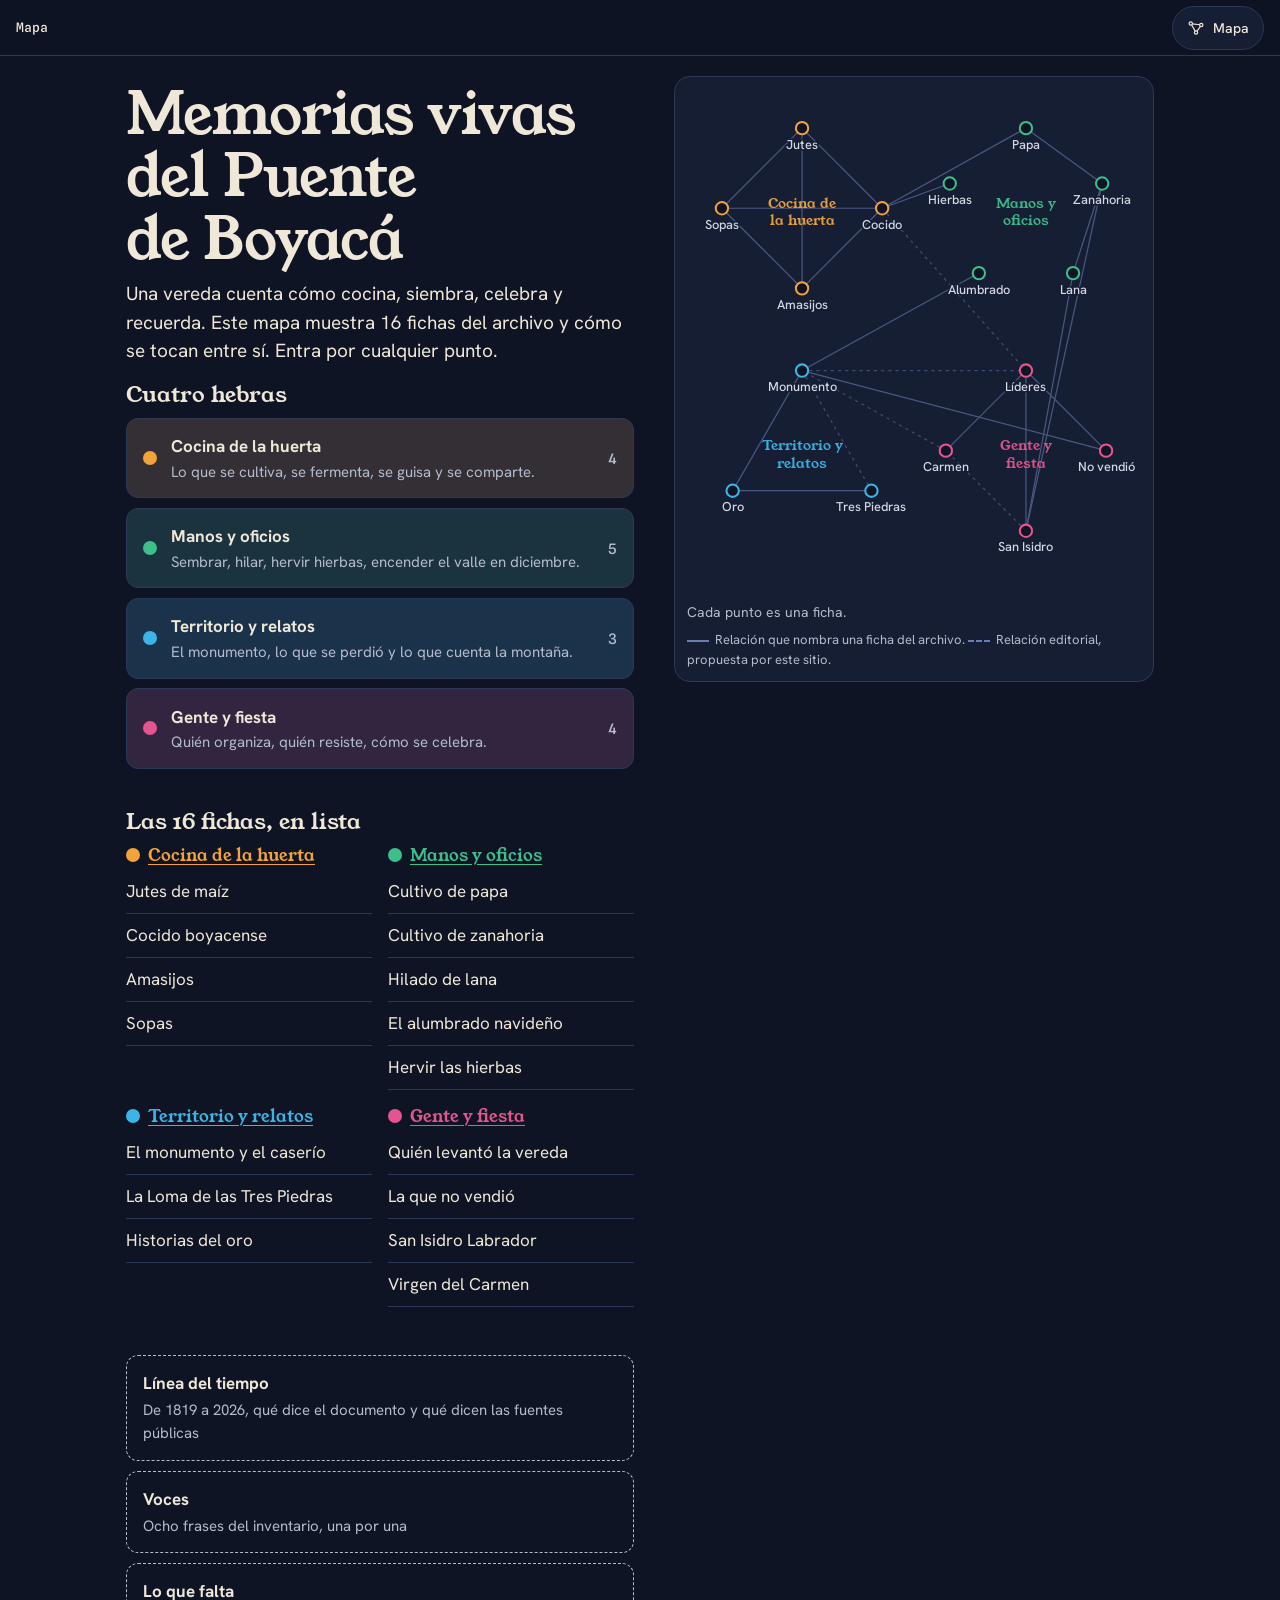
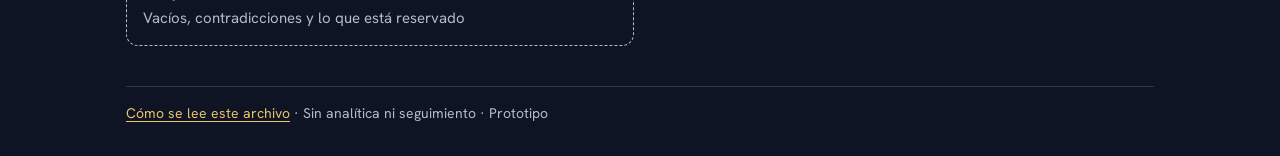
<file: index.html>
<!doctype html>
<html lang="es">
<head>
<meta charset="utf-8">
<meta name="viewport" content="width=device-width, initial-scale=1">
<title>Memorias vivas del Puente de Boyacá</title>
<meta name="description" content="Archivo navegable de saberes, oficios, fiestas y relatos de la vereda Puente de Boyacá. Prototipo.">
<meta name="theme-color" content="#0E1424">
<link rel="preconnect" href="https://fonts.googleapis.com">
<link rel="preconnect" href="https://fonts.gstatic.com" crossorigin>
<link href="https://fonts.googleapis.com/css2?family=Hanken+Grotesk:wght@400;500;700&family=Spline+Sans+Mono:wght@400;500&family=Young+Serif&display=swap" rel="stylesheet">
<link rel="stylesheet" href="site.css">
</head>
<body>
<a class="skip" href="#app">Saltar al contenido</a>
<header class="top">
  <nav id="crumbs" class="crumbs" aria-label="Ruta"></nav>
  <button id="mapBtn" class="mapbtn" type="button" aria-haspopup="dialog">
    <svg viewBox="0 0 24 24" width="18" height="18" aria-hidden="true"><g fill="none" stroke="currentColor" stroke-width="1.6"><circle cx="5" cy="6" r="2.2"/><circle cx="19" cy="8" r="2.2"/><circle cx="12" cy="18" r="2.2"/><path d="M7 6.5l10 1.2M6.3 8l4.7 8.2M17.8 10l-4.6 6.4"/></g></svg>
    Mapa
  </button>
</header>
<dialog id="mapPanel" class="panel" aria-label="Mapa de fichas">
  <div class="panel-h"><strong>Mapa de fichas</strong><button id="mapClose" class="btn" type="button">Cerrar</button></div>
  <div id="mapPanelBody"></div>
</dialog>
<main id="app"><noscript><p style="padding:2rem">Este archivo necesita JavaScript para navegar entre fichas.</p></noscript></main>
<script src="data.js"></script>
<script src="site.js"></script>
</body>
</html>
</file>
<file: site.css>
:root{
  --ink:#0E1424; --surf:#161E34; --surf2:#1D2742; --line:#2C3858;
  --text:#EFE8D8; --mut:#B4BBCC; --gold:#E9C46A;
  --cocina:#F2A33A; --oficios:#3DBE8B; --territorio:#3BB5E8; --comunidad:#E4558F;
  --disp:"Young Serif",Georgia,serif; --body:"Hanken Grotesk",system-ui,sans-serif; --mono:"Spline Sans Mono",ui-monospace,monospace;
  --ease:cubic-bezier(.16,1,.3,1);
}
*{box-sizing:border-box}
html{-webkit-text-size-adjust:100%}
body{margin:0;background:var(--ink);color:var(--text);font:400 1.0625rem/1.55 var(--body);min-height:100vh}
::selection{background:var(--gold);color:var(--ink)}
a{color:var(--gold);text-underline-offset:.2em}
a:focus-visible,button:focus-visible,summary:focus-visible,input:focus-visible{outline:3px solid var(--gold);outline-offset:3px;border-radius:4px}
.skip{position:absolute;left:-999px;top:0;background:var(--gold);color:var(--ink);padding:.6rem 1rem;z-index:20}
.skip:focus{left:.5rem;top:.5rem}
.sr{position:absolute;width:1px;height:1px;overflow:hidden;clip:rect(0 0 0 0)}
/* top bar */
.top{position:sticky;top:0;z-index:10;display:flex;align-items:center;justify-content:space-between;gap:.75rem;padding:.35rem 1rem;background:rgba(14,20,36,.94);border-bottom:1px solid var(--line);backdrop-filter:blur(8px)}
.crumbs{display:flex;flex-wrap:wrap;align-items:center;gap:.4rem;font:500 .8125rem/1.2 var(--mono);min-height:44px;color:var(--mut)}
.crumbs a{color:var(--mut);text-decoration:none;padding:.7rem .1rem}
.crumbs a:hover{color:var(--text);text-decoration:underline}
.crumbs [aria-current]{color:var(--text)}
.sep{opacity:.5}
.mapbtn{display:inline-flex;align-items:center;gap:.45rem;min-height:44px;padding:0 .9rem;border:1px solid var(--line);background:var(--surf);color:var(--text);border-radius:999px;font:500 .875rem var(--body);cursor:pointer}
.mapbtn:hover{border-color:var(--gold)}
.panel{width:min(100vw - 1rem,520px);max-height:92vh;margin:0 auto 0;inset:auto 0 0 0;border:1px solid var(--line);border-bottom:0;border-radius:18px 18px 0 0;background:var(--surf);color:var(--text);padding:1rem;position:fixed;overflow:auto}
.panel-h{display:flex;justify-content:space-between;align-items:center;margin-bottom:.5rem}
/* typography */
.display{font:400 clamp(2rem,6.2vw,3.2rem)/1.08 var(--disp);letter-spacing:-.015em;margin:0 0 .6rem;text-wrap:balance}
h2{font:700 1.0625rem/1.3 var(--body);margin:0 0 .35rem}
.lede{font-size:1.1875rem;line-height:1.5;color:var(--text);margin:0 0 1rem;max-width:60ch;text-wrap:pretty}
p{margin:0 0 .75rem;max-width:68ch}
.pg{font:400 .8125rem/1.3 var(--mono);color:var(--mut)}
.src{font:400 .8125rem/1.4 var(--mono);color:var(--mut)}
/* layout */
#app{max-width:1060px;margin:0 auto;padding:1.25rem 1rem 2rem}
.ph-head{--c:var(--gold);background:var(--c);color:var(--ink);margin:-1.25rem -1rem 0;padding:1.6rem 1rem 1.4rem;border-radius:0 0 24px 24px}
.ph-head .lede{color:var(--ink)}
.ph-head .pg,.ph-head .src{color:#1c2438}
.ph-head .chip{border-color:var(--ink);color:var(--ink);font-weight:500}
@media(min-width:1060px){.ph-head{margin:0;border-radius:24px;padding:2.2rem 2rem 2rem}}
h1:focus{outline:none}
.band{display:none}
.cols{display:grid;gap:1.5rem;margin-top:1rem}
.main>*{margin-bottom:1.25rem}
.main.solo{max-width:680px}
.minimap{background:var(--surf);border:1px solid var(--line);border-radius:14px;padding:.75rem;align-self:start}
.minimap .meshmap{width:100%;height:auto;max-height:340px}
.map-note{font-size:.875rem;color:var(--mut);margin:.4rem 0 0}
@media(min-width:880px){.cols{grid-template-columns:minmax(0,1fr) 340px}.minimap{position:sticky;top:76px}}
/* status */
.status{display:flex;flex-wrap:wrap;gap:.6rem;align-items:center;margin:0}
.chip{font:500 .75rem var(--mono);letter-spacing:.02em;padding:.2rem .6rem;border:1px solid var(--gold);color:var(--gold);border-radius:999px}
/* content blocks */
.block p:not(.pg){margin-bottom:.3rem}
.quote{margin:0 0 1.25rem;padding:1rem 1.1rem;background:var(--surf2);border-radius:12px}
.quote blockquote{margin:0 0 .5rem;font:400 1.25rem/1.4 var(--disp);color:var(--text)}
.quote figcaption{font:400 .8125rem var(--mono);color:var(--mut)}
.ph{margin:0}
.ph-frame{aspect-ratio:16/9;max-height:210px;width:100%;display:grid;place-items:center;border:1.5px dashed var(--mut);border-radius:10px;color:var(--mut);font:500 .8125rem var(--mono);background:repeating-linear-gradient(135deg,transparent 0 12px,rgba(180,187,204,.06) 12px 24px)}
.ph figcaption{font-size:.875rem;color:var(--mut);margin-top:.5rem}
.ph figcaption strong{color:var(--text);font-weight:500}
/* artifacts */
.artifact{background:var(--surf);border:1px solid var(--line);border-radius:14px;padding:1rem 1.1rem}
.art-h{font:400 1.25rem/1.2 var(--disp);margin:0 0 .75rem}
.step-k{font:700 1.0625rem var(--body);margin:.25rem 0 .25rem}
.step-t{font-size:1.125rem;min-height:3.2em;margin-bottom:.35rem}
.step-dots{display:flex;gap:6px;margin-bottom:.5rem}
.sd{flex:1;height:5px;border-radius:3px;background:var(--line);transition:background .3s var(--ease)}
.btnrow{display:flex;gap:.6rem;margin-top:.75rem;flex-wrap:wrap}
.btn{min-height:44px;padding:0 1.1rem;border-radius:10px;border:1px solid var(--line);background:var(--surf2);color:var(--text);font:500 .9375rem var(--body);cursor:pointer}
.btn:hover:not(:disabled){border-color:var(--gold)}
.btn:disabled{opacity:.4;cursor:default}
.btn.primary{background:var(--gold);color:var(--ink);border-color:var(--gold);font-weight:700}
.tabs{display:inline-flex;border:1px solid var(--line);border-radius:10px;overflow:hidden;margin-bottom:.75rem}
.tabs button{min-height:44px;padding:0 1.2rem;background:transparent;color:var(--mut);border:0;font:500 .9375rem var(--body);cursor:pointer}
.tabs button[aria-selected=true]{background:var(--gold);color:var(--ink);font-weight:700}
.tg-list{margin:0;padding-left:1.1rem}.tg-list li{margin-bottom:.4rem}
.tension{background:rgba(233,196,106,.08);border:1px solid var(--gold);border-radius:12px;padding:.9rem 1.1rem}
.think{padding:.25rem 0}
.think h2{color:var(--gold)}
.think p:first-of-type{font:400 1.25rem/1.4 var(--disp)}
.gaps{border:1px solid var(--line);border-radius:12px;padding:0 1rem}
.gaps summary{min-height:48px;display:flex;align-items:center;cursor:pointer;font-weight:700}
.gaps ul{margin:0 0 .75rem;padding-left:1.1rem}.gaps li{margin-bottom:.4rem}
.more-body{padding-bottom:.5rem}.more-body>*{margin-bottom:1rem}
.pubs{margin:0;padding-left:1.1rem}
/* doors */
.doors h2,.hebras h2{font:400 1.375rem/1.2 var(--disp);margin-bottom:.6rem}
.doors ul,.hebras ul{list-style:none;margin:0;padding:0;display:grid;gap:.6rem}
.door,.hebra{display:flex;gap:.9rem;align-items:center;padding:.9rem 1rem;min-height:64px;background:var(--surf);border:1px solid var(--line);border-radius:12px;color:var(--text);text-decoration:none;transition:border-color .25s var(--ease),background .25s var(--ease),transform .25s var(--ease)}
.door,.hebra,.pill{--c:var(--gold);background:color-mix(in srgb,var(--c) 13%,var(--surf))}
.door:hover,.hebra:hover,.pill:hover{border-color:var(--c);background:color-mix(in srgb,var(--c) 24%,var(--surf))}
.extra:hover{border-color:var(--gold);background:var(--surf2)}
.door:active,.hebra:active{transform:scale(.99)}
.door-b{display:flex;flex-direction:column;gap:.15rem;flex:1;min-width:0}
.door-b strong{font-weight:700}
.door-s{font-size:.9375rem;color:var(--mut);line-height:1.4}
.arrow{color:var(--gold);font-size:1.25rem}
.count{font:500 .9rem var(--mono);color:var(--mut)}
.dot{width:14px;height:14px;border-radius:50%;flex:none}
.doorsrow{margin-top:.5rem;max-width:760px}
.pills{display:flex;flex-wrap:wrap;gap:.5rem}
.pill{display:inline-flex;align-items:center;gap:.5rem;min-height:44px;padding:0 1rem;border:1px solid var(--line);border-radius:999px;color:var(--text);text-decoration:none;font-size:.9375rem}
.pill:hover{border-color:var(--gold)}
/* home */
.home-intro{padding-top:.5rem;max-width:760px}
.home-intro .display{font-size:clamp(2.3rem,7vw,3.6rem)}
.home-map{background:var(--surf);border:1px solid var(--line);border-radius:16px;padding:.5rem .75rem .75rem;margin:.5rem 0 1.5rem;max-width:560px}
.home-map .meshmap{width:100%;height:auto}
.extras{display:grid;gap:.6rem;margin-top:1.5rem;max-width:760px}
.extra{display:flex;flex-direction:column;gap:.15rem;padding:.9rem 1rem;min-height:64px;border:1px dashed var(--mut);border-radius:12px;text-decoration:none;color:var(--text)}
.extra span{font-size:.9375rem;color:var(--mut)}
.hebras{max-width:760px}
@media(min-width:900px){.home-wrap{display:grid}}
@media(min-width:960px){body[data-page=home] #app{display:grid;grid-template-columns:minmax(0,1fr) 480px;column-gap:2.5rem;align-items:start}
 body[data-page=home] .home-intro{grid-column:1}
 body[data-page=home] .home-map{grid-column:2;grid-row:1 / span 3;margin-top:0}
 body[data-page=home] .hebras,body[data-page=home] .extras{grid-column:1}
 body[data-page=home] .foot{grid-column:1 / -1}}
/* svg map */
.meshmap a{cursor:pointer}
.meshmap .edge{stroke:#4A5880;stroke-width:1.2}
.meshmap .edge.ed{stroke-dasharray:3 4;opacity:.8}
.meshmap .edge.on{stroke:var(--gold);stroke-width:2;stroke-dasharray:none}
.meshmap .dlabel{font:400 14px var(--disp);pointer-events:none;opacity:.95}
.meshmap .dlabel.active{text-decoration:underline}
.meshmap .core{stroke-width:2;transition:r .3s var(--ease)}
.meshmap .nlabel{font:500 12.5px var(--body);fill:#D3D8E4;paint-order:stroke;stroke:#161E34;stroke-width:3px}
.meshmap .node.cur .nlabel,.meshmap .node.near .nlabel{fill:var(--text);font-weight:700}
.meshmap .halo{stroke-width:1.5;opacity:.6}
.meshmap .node:hover .core{r:8}
.meshmap .node:hover .nlabel{fill:var(--text)}
.meshmap.mini .nlabel{font-size:12.5px}
/* timeline & voices */
.tl{padding:1.25rem}
.tl-y{font-size:clamp(2.2rem,8vw,3.6rem);color:var(--gold);margin:0 0 .5rem}
.tl-t{font-size:1.125rem;min-height:6.2em}
.tl-s{font:400 .8125rem/1.4 var(--mono);color:var(--mut)}
.range{width:100%;margin:1rem 0 .4rem;accent-color:var(--gold);height:44px}
.ticks{display:flex;justify-content:space-between;font:400 .625rem var(--mono);color:var(--mut)}
.ticks span:nth-child(even){display:none}
.voice{padding:1.5rem 1.25rem}
.vq{margin:0 0 1rem;font:400 clamp(1.4rem,4.5vw,2rem)/1.35 var(--disp);min-height:7em}
.vw{font:500 .875rem var(--mono);color:var(--gold);margin-bottom:.4rem}
.foot{margin-top:2.5rem;padding-top:1rem;border-top:1px solid var(--line);font-size:.875rem;color:var(--mut)}
@media(prefers-reduced-motion:reduce){*{transition:none!important;animation:none!important;scroll-behavior:auto!important}}
.ph-head+.main{margin-top:1.25rem}

.legend{font-size:.8125rem;color:var(--mut);margin:.4rem 0 0;line-height:1.5}
.lg{display:inline-block;width:22px;height:0;border-top:2px solid #6C7DB0;vertical-align:middle;margin-right:.2rem}
.lg.dashed{border-top-style:dashed}
.etag{font-size:.8125rem;color:var(--gold);font-weight:600}
.flist{display:grid;gap:1rem;grid-template-columns:repeat(auto-fit,minmax(220px,1fr))}
.flist h3{font:400 1.0625rem/1.2 var(--disp);display:flex;align-items:center;gap:.5rem;margin:0 0 .3rem}
.flist h3 a{color:var(--c)}
.flist ul{list-style:none;margin:0;padding:0}
.flist li a{display:flex;align-items:center;min-height:44px;color:var(--text);text-decoration:none;border-bottom:1px solid var(--line)}
.flist li a:hover{color:var(--c)}
.allf{margin:1.5rem 0;max-width:760px}
.allf h2,.flh{font:400 1.375rem/1.2 var(--disp);margin:1rem 0 .6rem}
.panel{z-index:60}.top{z-index:70}
</file>
